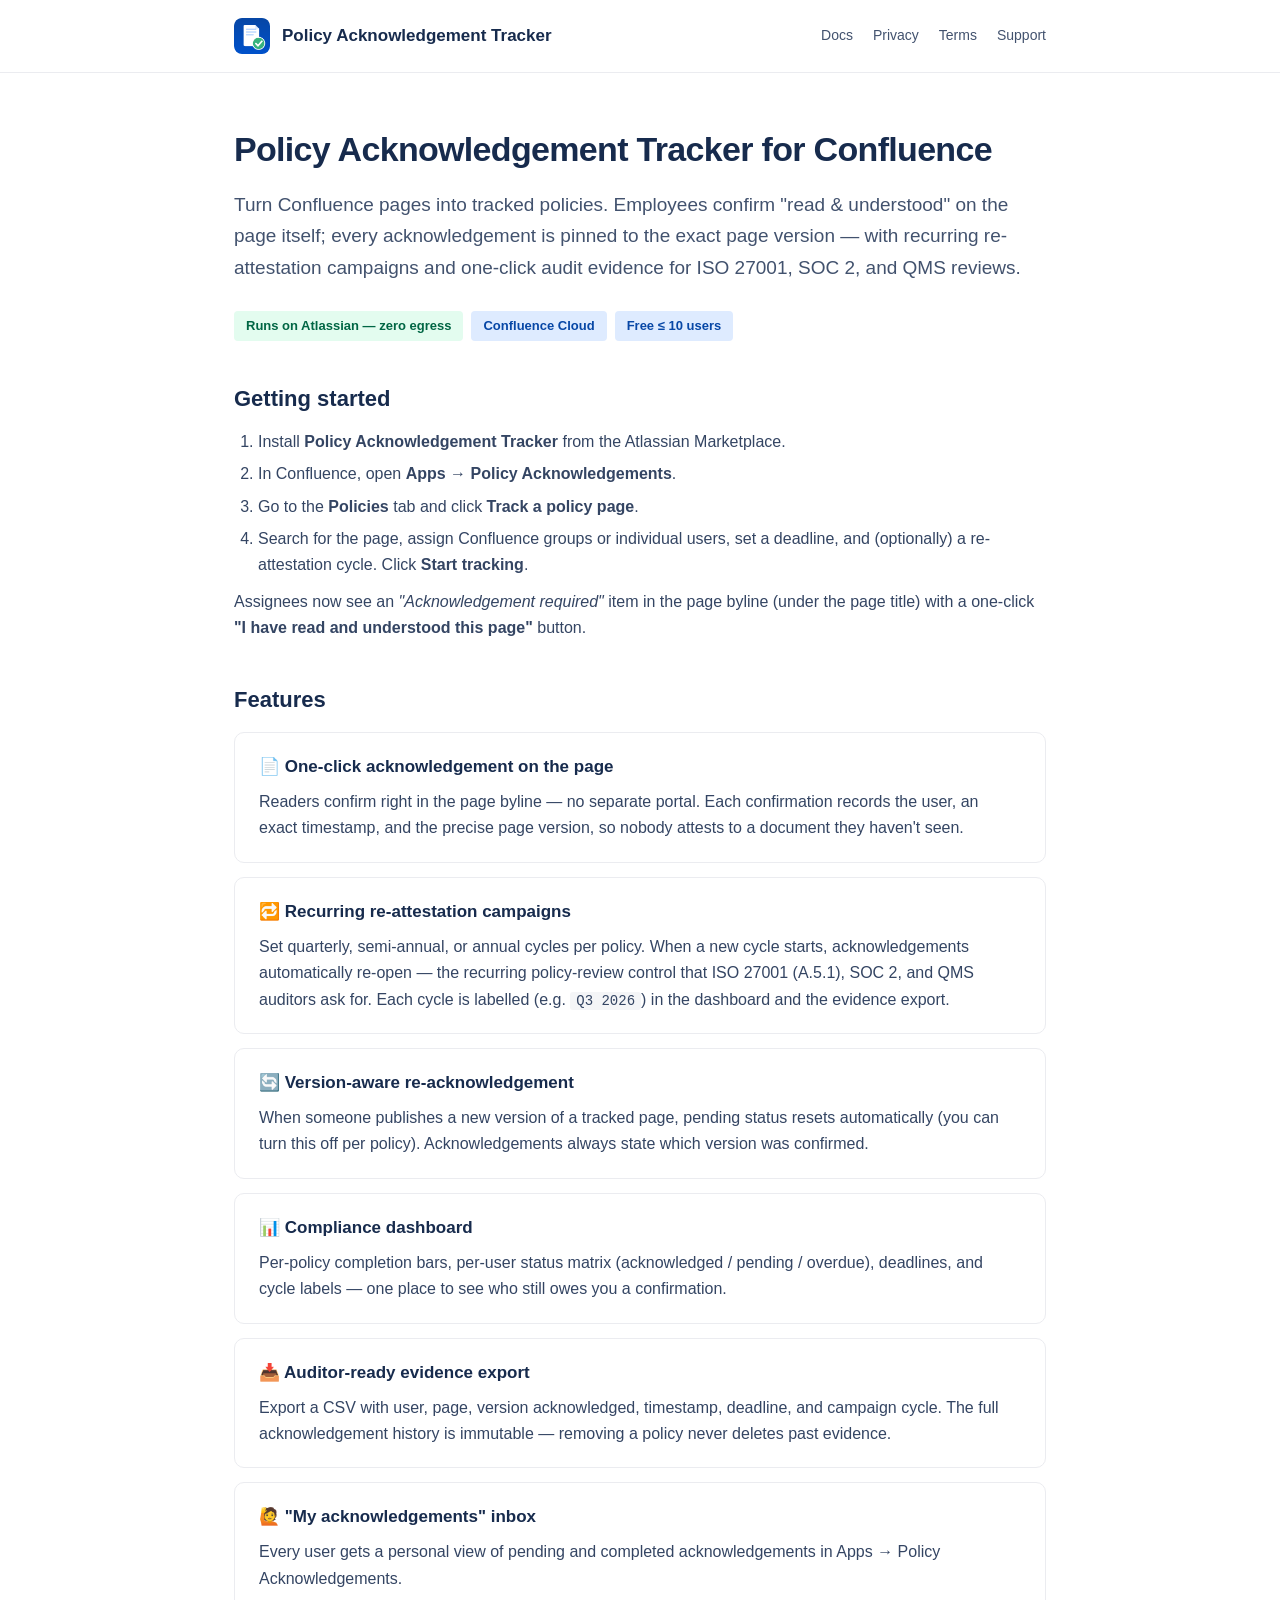
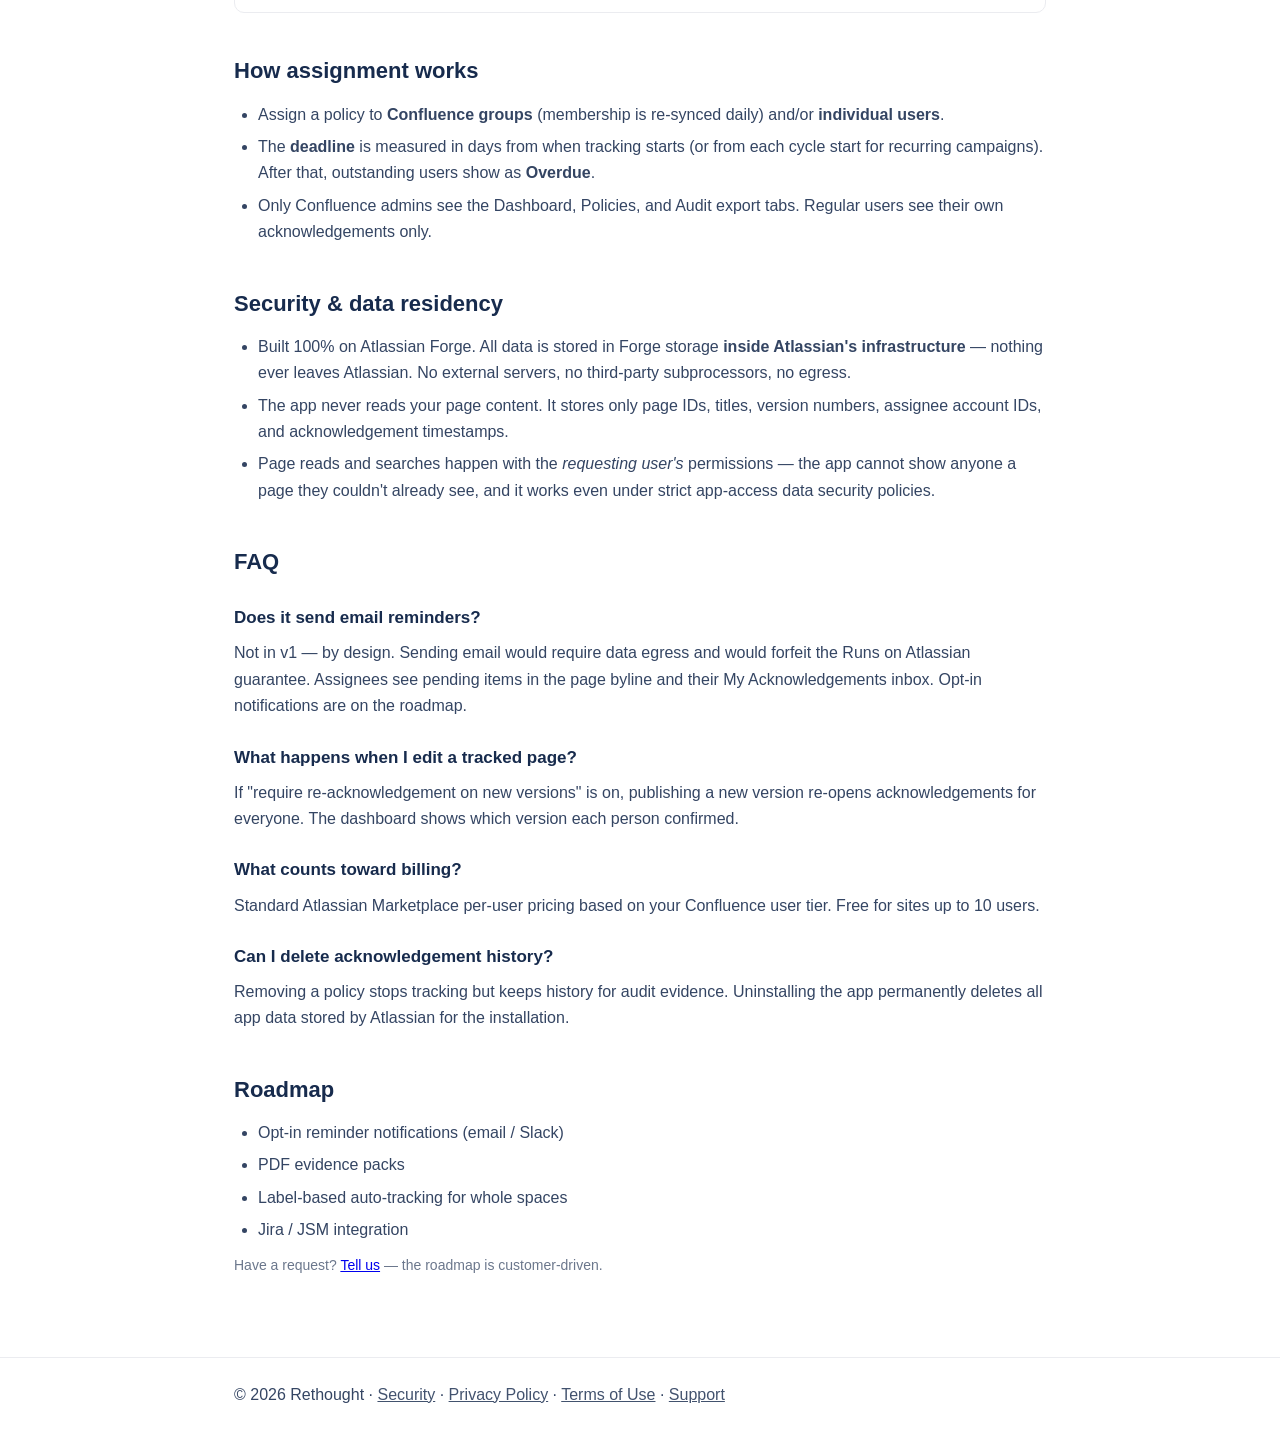
<file: index.html>
<!DOCTYPE html>
<html lang="en">
<head>
  <meta charset="utf-8">
  <meta name="viewport" content="width=device-width, initial-scale=1">
  <title>Policy Acknowledgement Tracker for Confluence — Documentation</title>
  <meta name="description" content="Mandatory read confirmation, periodic re-attestation campaigns, and auditor-ready evidence for Confluence policies. ISO 27001, SOC 2 & QMS ready.">
  <link rel="stylesheet" href="style.css">
  <link rel="icon" href="logo.png">
</head>
<body>
<header>
  <div class="wrap">
    <img src="logo.png" alt="Policy Acknowledgement Tracker logo">
    <span class="name">Policy Acknowledgement Tracker</span>
    <nav>
      <a href="index.html">Docs</a>
      <a href="privacy.html">Privacy</a>
      <a href="terms.html">Terms</a>
      <a href="support.html">Support</a>
    </nav>
  </div>
</header>
<main>
  <div class="wrap">
    <h1>Policy Acknowledgement Tracker for Confluence</h1>
    <p class="lead">Turn Confluence pages into tracked policies. Employees confirm "read &amp; understood" on the page itself; every acknowledgement is pinned to the exact page version — with recurring re-attestation campaigns and one-click audit evidence for ISO 27001, SOC 2, and QMS reviews.</p>
    <div class="badge-row">
      <span class="badge">Runs on Atlassian — zero egress</span>
      <span class="badge blue">Confluence Cloud</span>
      <span class="badge blue">Free ≤ 10 users</span>
    </div>

    <h2 id="getting-started">Getting started</h2>
    <ol>
      <li>Install <strong>Policy Acknowledgement Tracker</strong> from the Atlassian Marketplace.</li>
      <li>In Confluence, open <strong>Apps → Policy Acknowledgements</strong>.</li>
      <li>Go to the <strong>Policies</strong> tab and click <strong>Track a policy page</strong>.</li>
      <li>Search for the page, assign Confluence groups or individual users, set a deadline, and (optionally) a re-attestation cycle. Click <strong>Start tracking</strong>.</li>
    </ol>
    <p>Assignees now see an <em>"Acknowledgement required"</em> item in the page byline (under the page title) with a one-click <strong>"I have read and understood this page"</strong> button.</p>

    <h2 id="features">Features</h2>
    <div class="card">
      <h3>📄 One-click acknowledgement on the page</h3>
      <p>Readers confirm right in the page byline — no separate portal. Each confirmation records the user, an exact timestamp, and the precise page version, so nobody attests to a document they haven't seen.</p>
    </div>
    <div class="card">
      <h3>🔁 Recurring re-attestation campaigns</h3>
      <p>Set quarterly, semi-annual, or annual cycles per policy. When a new cycle starts, acknowledgements automatically re-open — the recurring policy-review control that ISO 27001 (A.5.1), SOC 2, and QMS auditors ask for. Each cycle is labelled (e.g. <code>Q3 2026</code>) in the dashboard and the evidence export.</p>
    </div>
    <div class="card">
      <h3>🔄 Version-aware re-acknowledgement</h3>
      <p>When someone publishes a new version of a tracked page, pending status resets automatically (you can turn this off per policy). Acknowledgements always state which version was confirmed.</p>
    </div>
    <div class="card">
      <h3>📊 Compliance dashboard</h3>
      <p>Per-policy completion bars, per-user status matrix (acknowledged / pending / overdue), deadlines, and cycle labels — one place to see who still owes you a confirmation.</p>
    </div>
    <div class="card">
      <h3>📥 Auditor-ready evidence export</h3>
      <p>Export a CSV with user, page, version acknowledged, timestamp, deadline, and campaign cycle. The full acknowledgement history is immutable — removing a policy never deletes past evidence.</p>
    </div>
    <div class="card">
      <h3>🙋 "My acknowledgements" inbox</h3>
      <p>Every user gets a personal view of pending and completed acknowledgements in Apps → Policy Acknowledgements.</p>
    </div>

    <h2 id="how-it-works">How assignment works</h2>
    <ul>
      <li>Assign a policy to <strong>Confluence groups</strong> (membership is re-synced daily) and/or <strong>individual users</strong>.</li>
      <li>The <strong>deadline</strong> is measured in days from when tracking starts (or from each cycle start for recurring campaigns). After that, outstanding users show as <strong>Overdue</strong>.</li>
      <li>Only Confluence admins see the Dashboard, Policies, and Audit export tabs. Regular users see their own acknowledgements only.</li>
    </ul>

    <h2 id="security">Security &amp; data residency</h2>
    <ul>
      <li>Built 100% on Atlassian Forge. All data is stored in Forge storage <strong>inside Atlassian's infrastructure</strong> — nothing ever leaves Atlassian. No external servers, no third-party subprocessors, no egress.</li>
      <li>The app never reads your page content. It stores only page IDs, titles, version numbers, assignee account IDs, and acknowledgement timestamps.</li>
      <li>Page reads and searches happen with the <em>requesting user's</em> permissions — the app cannot show anyone a page they couldn't already see, and it works even under strict app-access data security policies.</li>
    </ul>

    <h2 id="faq">FAQ</h2>
    <h3>Does it send email reminders?</h3>
    <p>Not in v1 — by design. Sending email would require data egress and would forfeit the Runs on Atlassian guarantee. Assignees see pending items in the page byline and their My Acknowledgements inbox. Opt-in notifications are on the roadmap.</p>
    <h3>What happens when I edit a tracked page?</h3>
    <p>If "require re-acknowledgement on new versions" is on, publishing a new version re-opens acknowledgements for everyone. The dashboard shows which version each person confirmed.</p>
    <h3>What counts toward billing?</h3>
    <p>Standard Atlassian Marketplace per-user pricing based on your Confluence user tier. Free for sites up to 10 users.</p>
    <h3>Can I delete acknowledgement history?</h3>
    <p>Removing a policy stops tracking but keeps history for audit evidence. Uninstalling the app permanently deletes all app data stored by Atlassian for the installation.</p>

    <h2 id="roadmap">Roadmap</h2>
    <ul>
      <li>Opt-in reminder notifications (email / Slack)</li>
      <li>PDF evidence packs</li>
      <li>Label-based auto-tracking for whole spaces</li>
      <li>Jira / JSM integration</li>
    </ul>
    <p class="muted">Have a request? <a href="support.html">Tell us</a> — the roadmap is customer-driven.</p>
  </div>
</main>
<footer>
  <div class="wrap">
    <p>© 2026 Rethought · <a href="security.html">Security</a> · <a href="privacy.html">Privacy Policy</a> · <a href="terms.html">Terms of Use</a> · <a href="support.html">Support</a></p>
  </div>
</footer>
</body>
</html>
</file>
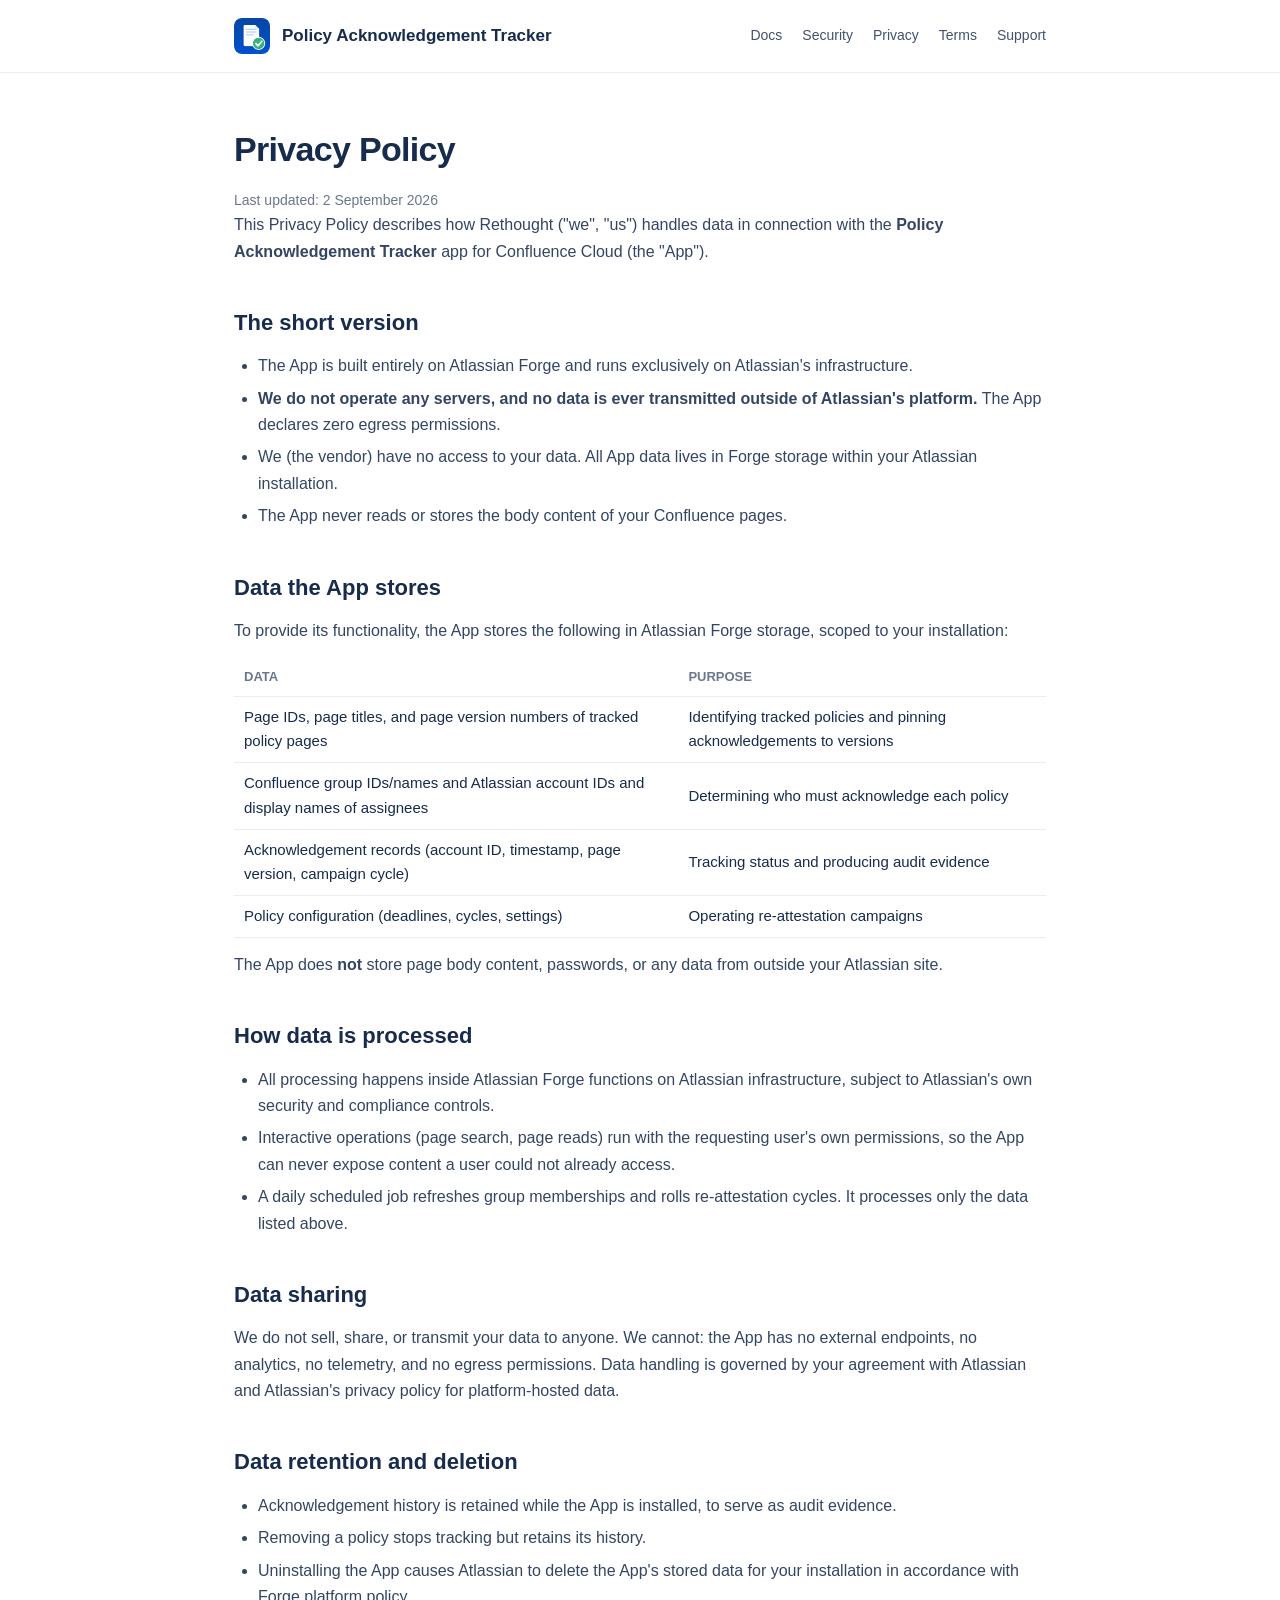
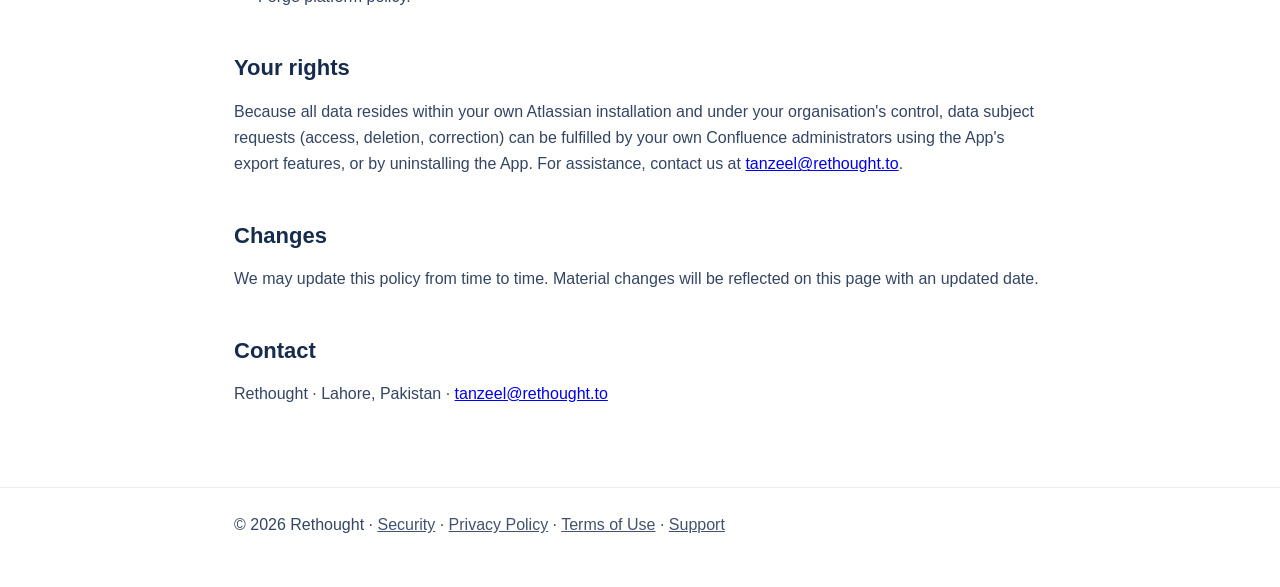
<file: privacy.html>
<!DOCTYPE html>
<html lang="en">
<head>
  <meta charset="utf-8">
  <meta name="viewport" content="width=device-width, initial-scale=1">
  <title>Privacy Policy — Policy Acknowledgement Tracker</title>
  <link rel="stylesheet" href="style.css">
  <link rel="icon" href="logo.png">
</head>
<body>
<header>
  <div class="wrap">
    <img src="logo.png" alt="logo">
    <span class="name">Policy Acknowledgement Tracker</span>
    <nav><a href="index.html">Docs</a><a href="security.html">Security</a><a href="privacy.html">Privacy</a><a href="terms.html">Terms</a><a href="support.html">Support</a></nav>
  </div>
</header>
<main>
  <div class="wrap">
    <h1>Privacy Policy</h1>
    <p class="muted">Last updated: 2 September 2026</p>
    <p>This Privacy Policy describes how Rethought ("we", "us") handles data in connection with the <strong>Policy Acknowledgement Tracker</strong> app for Confluence Cloud (the "App").</p>

    <h2>The short version</h2>
    <ul>
      <li>The App is built entirely on Atlassian Forge and runs exclusively on Atlassian's infrastructure.</li>
      <li><strong>We do not operate any servers, and no data is ever transmitted outside of Atlassian's platform.</strong> The App declares zero egress permissions.</li>
      <li>We (the vendor) have no access to your data. All App data lives in Forge storage within your Atlassian installation.</li>
      <li>The App never reads or stores the body content of your Confluence pages.</li>
    </ul>

    <h2>Data the App stores</h2>
    <p>To provide its functionality, the App stores the following in Atlassian Forge storage, scoped to your installation:</p>
    <table>
      <tr><th>Data</th><th>Purpose</th></tr>
      <tr><td>Page IDs, page titles, and page version numbers of tracked policy pages</td><td>Identifying tracked policies and pinning acknowledgements to versions</td></tr>
      <tr><td>Confluence group IDs/names and Atlassian account IDs and display names of assignees</td><td>Determining who must acknowledge each policy</td></tr>
      <tr><td>Acknowledgement records (account ID, timestamp, page version, campaign cycle)</td><td>Tracking status and producing audit evidence</td></tr>
      <tr><td>Policy configuration (deadlines, cycles, settings)</td><td>Operating re-attestation campaigns</td></tr>
    </table>
    <p>The App does <strong>not</strong> store page body content, passwords, or any data from outside your Atlassian site.</p>

    <h2>How data is processed</h2>
    <ul>
      <li>All processing happens inside Atlassian Forge functions on Atlassian infrastructure, subject to Atlassian's own security and compliance controls.</li>
      <li>Interactive operations (page search, page reads) run with the requesting user's own permissions, so the App can never expose content a user could not already access.</li>
      <li>A daily scheduled job refreshes group memberships and rolls re-attestation cycles. It processes only the data listed above.</li>
    </ul>

    <h2>Data sharing</h2>
    <p>We do not sell, share, or transmit your data to anyone. We cannot: the App has no external endpoints, no analytics, no telemetry, and no egress permissions. Data handling is governed by your agreement with Atlassian and Atlassian's privacy policy for platform-hosted data.</p>

    <h2>Data retention and deletion</h2>
    <ul>
      <li>Acknowledgement history is retained while the App is installed, to serve as audit evidence.</li>
      <li>Removing a policy stops tracking but retains its history.</li>
      <li>Uninstalling the App causes Atlassian to delete the App's stored data for your installation in accordance with Forge platform policy.</li>
    </ul>

    <h2>Your rights</h2>
    <p>Because all data resides within your own Atlassian installation and under your organisation's control, data subject requests (access, deletion, correction) can be fulfilled by your own Confluence administrators using the App's export features, or by uninstalling the App. For assistance, contact us at <a href="mailto:tanzeel@rethought.to">tanzeel@rethought.to</a>.</p>

    <h2>Changes</h2>
    <p>We may update this policy from time to time. Material changes will be reflected on this page with an updated date.</p>

    <h2>Contact</h2>
    <p>Rethought · Lahore, Pakistan · <a href="mailto:tanzeel@rethought.to">tanzeel@rethought.to</a></p>
  </div>
</main>
<footer><div class="wrap"><p>© 2026 Rethought · <a href="security.html">Security</a> · <a href="privacy.html">Privacy Policy</a> · <a href="terms.html">Terms of Use</a> · <a href="support.html">Support</a></p></div></footer>
</body>
</html>
</file>
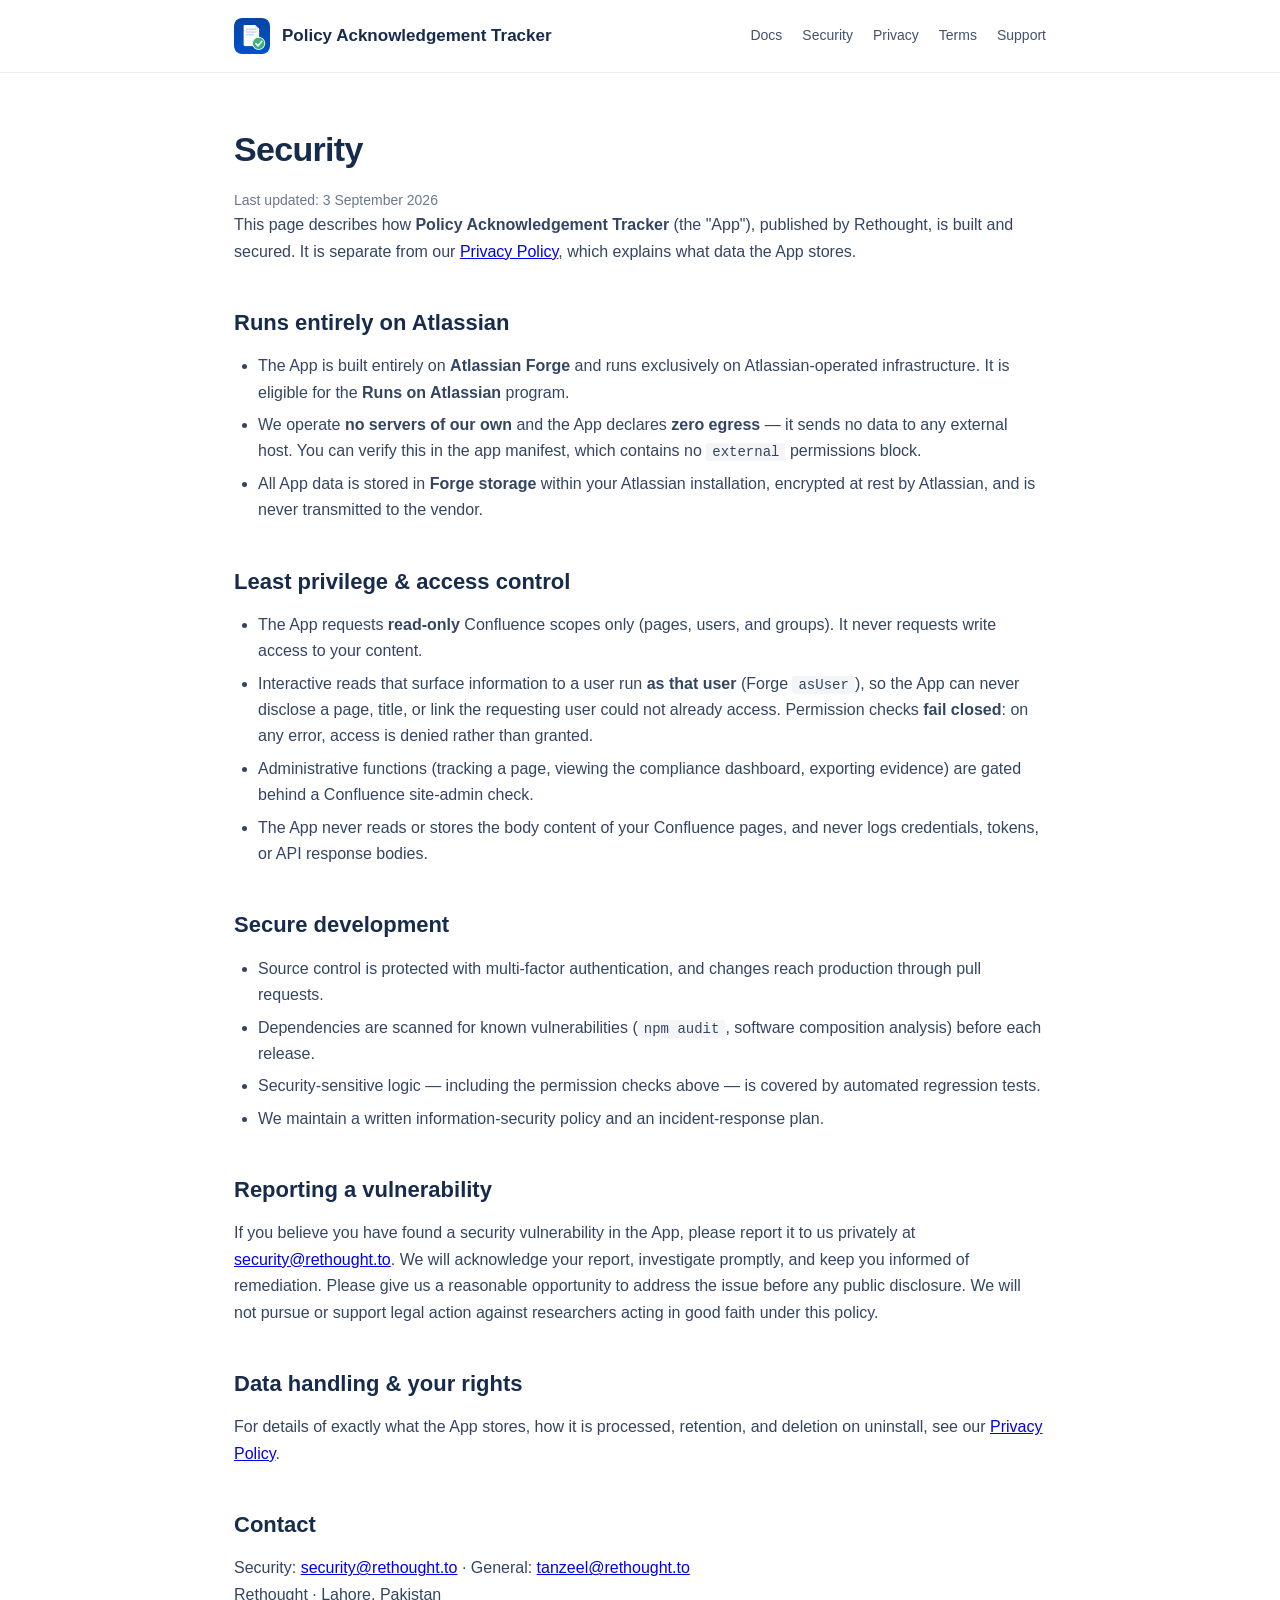
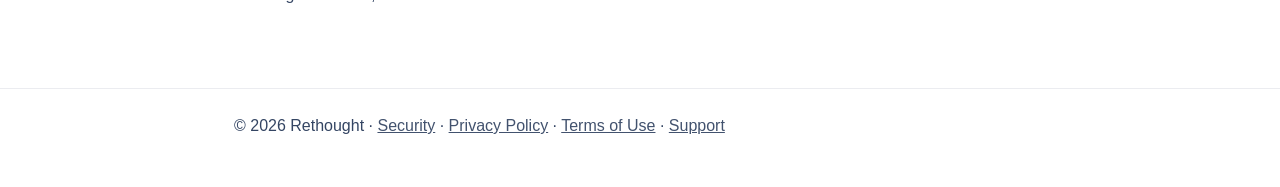
<file: security.html>
<!DOCTYPE html>
<html lang="en">
<head>
  <meta charset="utf-8">
  <meta name="viewport" content="width=device-width, initial-scale=1">
  <title>Security — Policy Acknowledgement Tracker</title>
  <link rel="stylesheet" href="style.css">
  <link rel="icon" href="logo.png">
</head>
<body>
<header>
  <div class="wrap">
    <img src="logo.png" alt="logo">
    <span class="name">Policy Acknowledgement Tracker</span>
    <nav><a href="index.html">Docs</a><a href="security.html">Security</a><a href="privacy.html">Privacy</a><a href="terms.html">Terms</a><a href="support.html">Support</a></nav>
  </div>
</header>
<main>
  <div class="wrap">
    <h1>Security</h1>
    <p class="muted">Last updated: 3 September 2026</p>
    <p>This page describes how <strong>Policy Acknowledgement Tracker</strong> (the "App"), published by Rethought, is built and secured. It is separate from our <a href="privacy.html">Privacy Policy</a>, which explains what data the App stores.</p>

    <h2>Runs entirely on Atlassian</h2>
    <ul>
      <li>The App is built entirely on <strong>Atlassian Forge</strong> and runs exclusively on Atlassian-operated infrastructure. It is eligible for the <strong>Runs on Atlassian</strong> program.</li>
      <li>We operate <strong>no servers of our own</strong> and the App declares <strong>zero egress</strong> — it sends no data to any external host. You can verify this in the app manifest, which contains no <code>external</code> permissions block.</li>
      <li>All App data is stored in <strong>Forge storage</strong> within your Atlassian installation, encrypted at rest by Atlassian, and is never transmitted to the vendor.</li>
    </ul>

    <h2>Least privilege &amp; access control</h2>
    <ul>
      <li>The App requests <strong>read-only</strong> Confluence scopes only (pages, users, and groups). It never requests write access to your content.</li>
      <li>Interactive reads that surface information to a user run <strong>as that user</strong> (Forge <code>asUser</code>), so the App can never disclose a page, title, or link the requesting user could not already access. Permission checks <strong>fail closed</strong>: on any error, access is denied rather than granted.</li>
      <li>Administrative functions (tracking a page, viewing the compliance dashboard, exporting evidence) are gated behind a Confluence site-admin check.</li>
      <li>The App never reads or stores the body content of your Confluence pages, and never logs credentials, tokens, or API response bodies.</li>
    </ul>

    <h2>Secure development</h2>
    <ul>
      <li>Source control is protected with multi-factor authentication, and changes reach production through pull requests.</li>
      <li>Dependencies are scanned for known vulnerabilities (<code>npm audit</code>, software composition analysis) before each release.</li>
      <li>Security-sensitive logic — including the permission checks above — is covered by automated regression tests.</li>
      <li>We maintain a written information-security policy and an incident-response plan.</li>
    </ul>

    <h2>Reporting a vulnerability</h2>
    <p>If you believe you have found a security vulnerability in the App, please report it to us privately at <a href="mailto:security@rethought.to">security@rethought.to</a>. We will acknowledge your report, investigate promptly, and keep you informed of remediation. Please give us a reasonable opportunity to address the issue before any public disclosure. We will not pursue or support legal action against researchers acting in good faith under this policy.</p>

    <h2>Data handling &amp; your rights</h2>
    <p>For details of exactly what the App stores, how it is processed, retention, and deletion on uninstall, see our <a href="privacy.html">Privacy Policy</a>.</p>

    <h2>Contact</h2>
    <p>Security: <a href="mailto:security@rethought.to">security@rethought.to</a> · General: <a href="mailto:tanzeel@rethought.to">tanzeel@rethought.to</a><br>Rethought · Lahore, Pakistan</p>
  </div>
</main>
<footer><div class="wrap"><p>© 2026 Rethought · <a href="security.html">Security</a> · <a href="privacy.html">Privacy Policy</a> · <a href="terms.html">Terms of Use</a> · <a href="support.html">Support</a></p></div></footer>
</body>
</html>
</file>
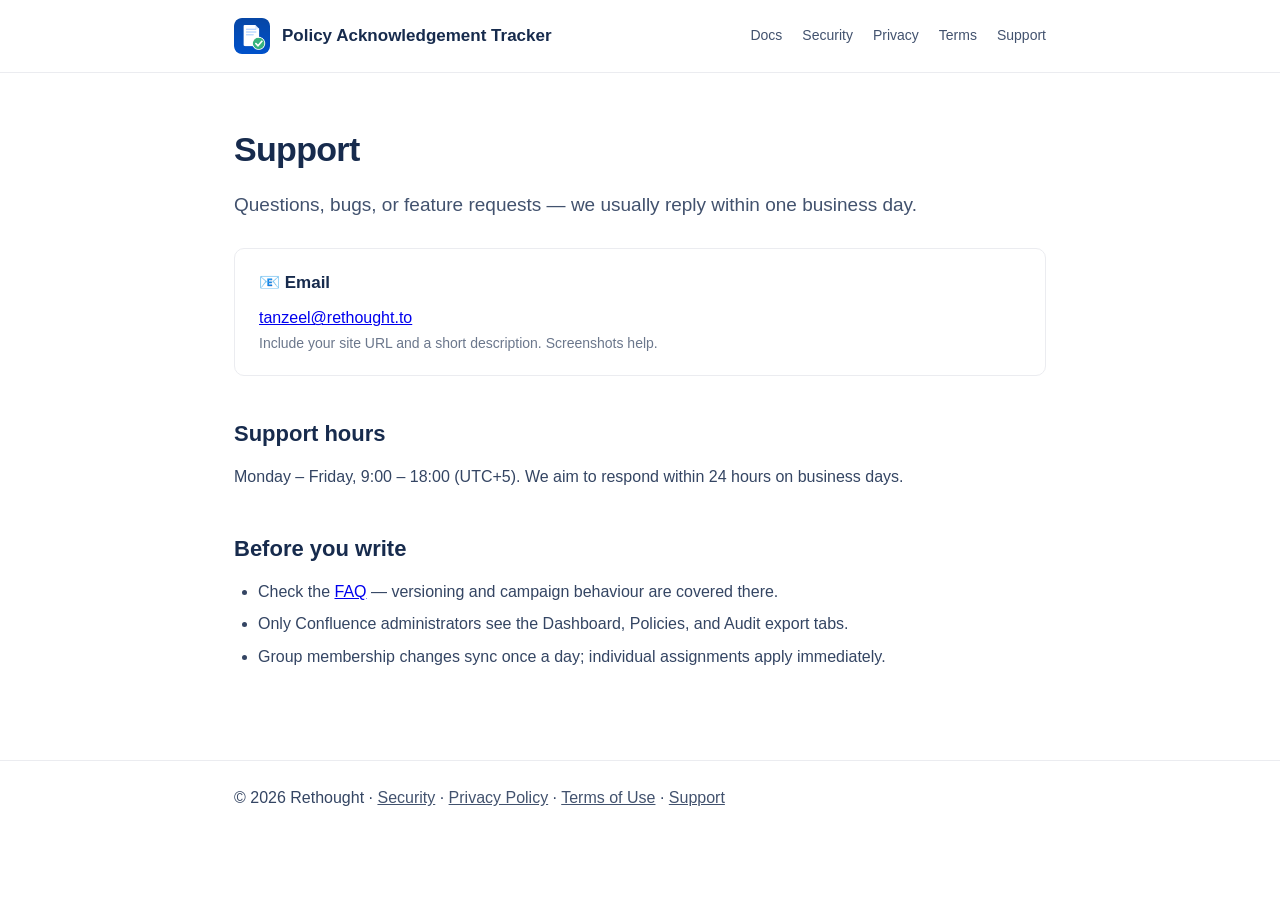
<file: support.html>
<!DOCTYPE html>
<html lang="en">
<head>
  <meta charset="utf-8">
  <meta name="viewport" content="width=device-width, initial-scale=1">
  <title>Support — Policy Acknowledgement Tracker</title>
  <link rel="stylesheet" href="style.css">
  <link rel="icon" href="logo.png">
</head>
<body>
<header>
  <div class="wrap">
    <img src="logo.png" alt="logo">
    <span class="name">Policy Acknowledgement Tracker</span>
    <nav><a href="index.html">Docs</a><a href="security.html">Security</a><a href="privacy.html">Privacy</a><a href="terms.html">Terms</a><a href="support.html">Support</a></nav>
  </div>
</header>
<main>
  <div class="wrap">
    <h1>Support</h1>
    <p class="lead">Questions, bugs, or feature requests — we usually reply within one business day.</p>
    <div class="card">
      <h3>📧 Email</h3>
      <p><a href="mailto:tanzeel@rethought.to">tanzeel@rethought.to</a></p>
      <p class="muted">Include your site URL and a short description. Screenshots help.</p>
    </div>
    <h2>Support hours</h2>
    <p>Monday – Friday, 9:00 – 18:00 (UTC+5). We aim to respond within 24 hours on business days.</p>
    <h2>Before you write</h2>
    <ul>
      <li>Check the <a href="index.html#faq">FAQ</a> — versioning and campaign behaviour are covered there.</li>
      <li>Only Confluence administrators see the Dashboard, Policies, and Audit export tabs.</li>
      <li>Group membership changes sync once a day; individual assignments apply immediately.</li>
    </ul>
  </div>
</main>
<footer><div class="wrap"><p>© 2026 Rethought · <a href="security.html">Security</a> · <a href="privacy.html">Privacy Policy</a> · <a href="terms.html">Terms of Use</a> · <a href="support.html">Support</a></p></div></footer>
</body>
</html>
</file>
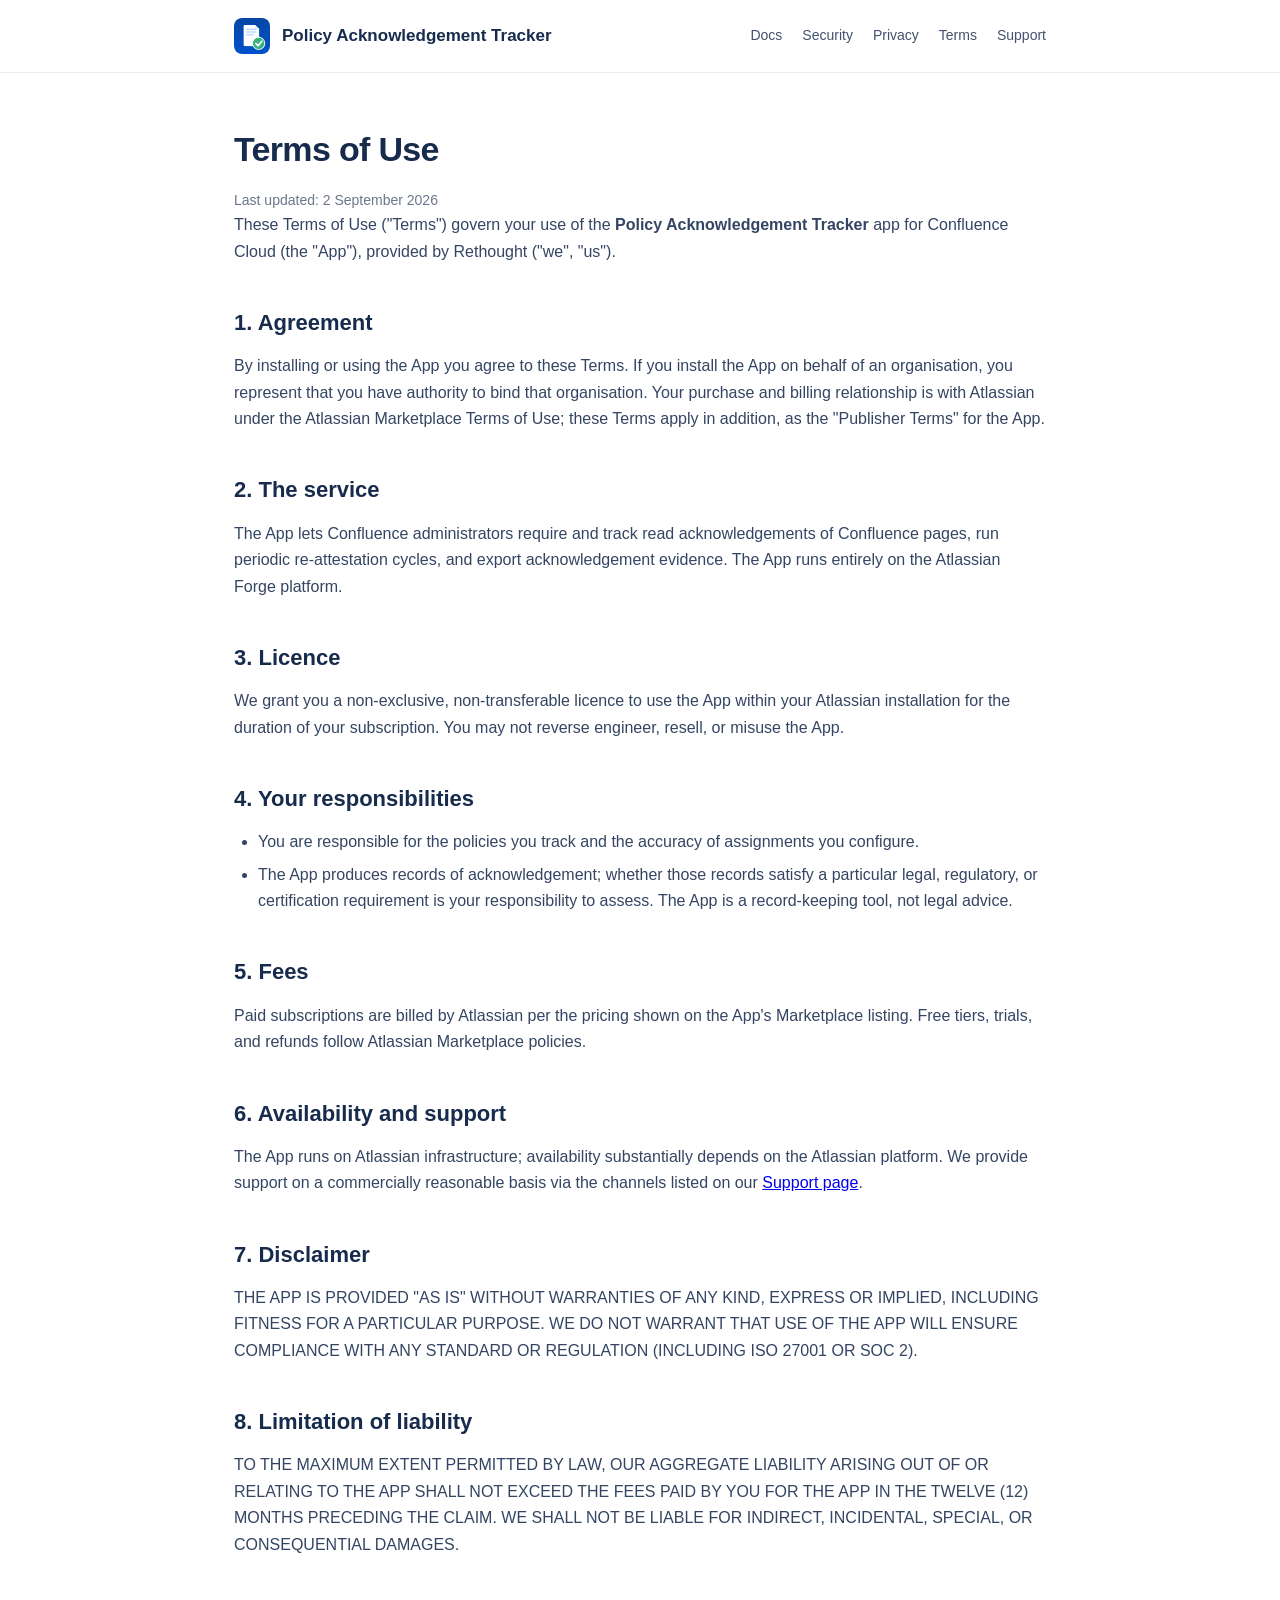
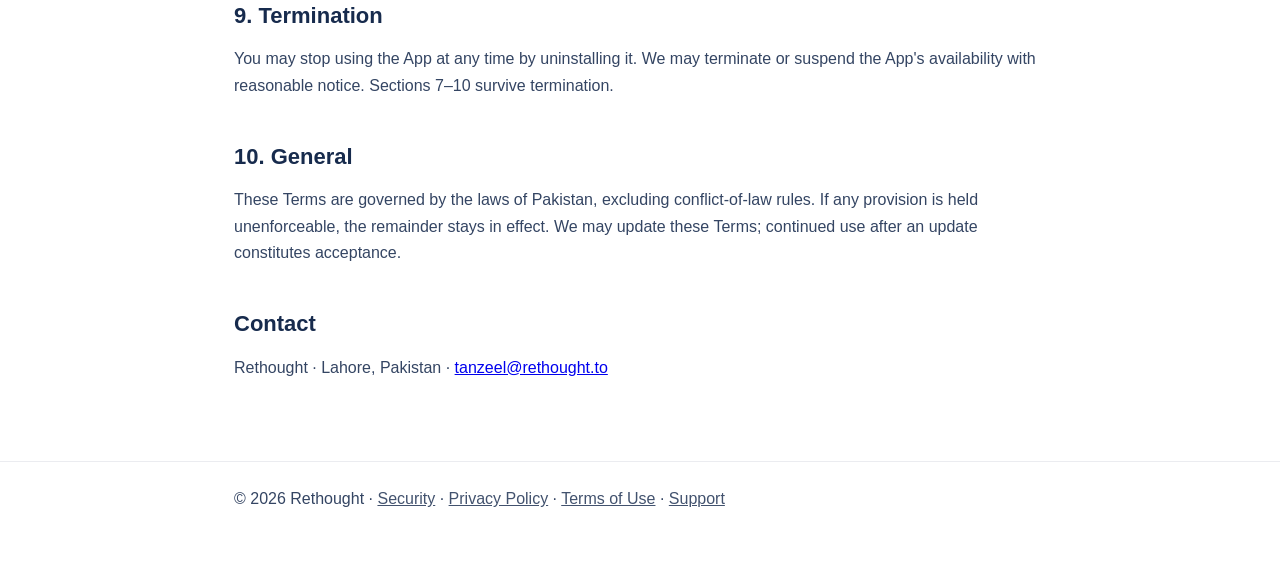
<file: terms.html>
<!DOCTYPE html>
<html lang="en">
<head>
  <meta charset="utf-8">
  <meta name="viewport" content="width=device-width, initial-scale=1">
  <title>Terms of Use — Policy Acknowledgement Tracker</title>
  <link rel="stylesheet" href="style.css">
  <link rel="icon" href="logo.png">
</head>
<body>
<header>
  <div class="wrap">
    <img src="logo.png" alt="logo">
    <span class="name">Policy Acknowledgement Tracker</span>
    <nav><a href="index.html">Docs</a><a href="security.html">Security</a><a href="privacy.html">Privacy</a><a href="terms.html">Terms</a><a href="support.html">Support</a></nav>
  </div>
</header>
<main>
  <div class="wrap">
    <h1>Terms of Use</h1>
    <p class="muted">Last updated: 2 September 2026</p>
    <p>These Terms of Use ("Terms") govern your use of the <strong>Policy Acknowledgement Tracker</strong> app for Confluence Cloud (the "App"), provided by Rethought ("we", "us").</p>

    <h2>1. Agreement</h2>
    <p>By installing or using the App you agree to these Terms. If you install the App on behalf of an organisation, you represent that you have authority to bind that organisation. Your purchase and billing relationship is with Atlassian under the Atlassian Marketplace Terms of Use; these Terms apply in addition, as the "Publisher Terms" for the App.</p>

    <h2>2. The service</h2>
    <p>The App lets Confluence administrators require and track read acknowledgements of Confluence pages, run periodic re-attestation cycles, and export acknowledgement evidence. The App runs entirely on the Atlassian Forge platform.</p>

    <h2>3. Licence</h2>
    <p>We grant you a non-exclusive, non-transferable licence to use the App within your Atlassian installation for the duration of your subscription. You may not reverse engineer, resell, or misuse the App.</p>

    <h2>4. Your responsibilities</h2>
    <ul>
      <li>You are responsible for the policies you track and the accuracy of assignments you configure.</li>
      <li>The App produces records of acknowledgement; whether those records satisfy a particular legal, regulatory, or certification requirement is your responsibility to assess. The App is a record-keeping tool, not legal advice.</li>
    </ul>

    <h2>5. Fees</h2>
    <p>Paid subscriptions are billed by Atlassian per the pricing shown on the App's Marketplace listing. Free tiers, trials, and refunds follow Atlassian Marketplace policies.</p>

    <h2>6. Availability and support</h2>
    <p>The App runs on Atlassian infrastructure; availability substantially depends on the Atlassian platform. We provide support on a commercially reasonable basis via the channels listed on our <a href="support.html">Support page</a>.</p>

    <h2>7. Disclaimer</h2>
    <p>THE APP IS PROVIDED "AS IS" WITHOUT WARRANTIES OF ANY KIND, EXPRESS OR IMPLIED, INCLUDING FITNESS FOR A PARTICULAR PURPOSE. WE DO NOT WARRANT THAT USE OF THE APP WILL ENSURE COMPLIANCE WITH ANY STANDARD OR REGULATION (INCLUDING ISO 27001 OR SOC 2).</p>

    <h2>8. Limitation of liability</h2>
    <p>TO THE MAXIMUM EXTENT PERMITTED BY LAW, OUR AGGREGATE LIABILITY ARISING OUT OF OR RELATING TO THE APP SHALL NOT EXCEED THE FEES PAID BY YOU FOR THE APP IN THE TWELVE (12) MONTHS PRECEDING THE CLAIM. WE SHALL NOT BE LIABLE FOR INDIRECT, INCIDENTAL, SPECIAL, OR CONSEQUENTIAL DAMAGES.</p>

    <h2>9. Termination</h2>
    <p>You may stop using the App at any time by uninstalling it. We may terminate or suspend the App's availability with reasonable notice. Sections 7–10 survive termination.</p>

    <h2>10. General</h2>
    <p>These Terms are governed by the laws of Pakistan, excluding conflict-of-law rules. If any provision is held unenforceable, the remainder stays in effect. We may update these Terms; continued use after an update constitutes acceptance.</p>

    <h2>Contact</h2>
    <p>Rethought · Lahore, Pakistan · <a href="mailto:tanzeel@rethought.to">tanzeel@rethought.to</a></p>
  </div>
</main>
<footer><div class="wrap"><p>© 2026 Rethought · <a href="security.html">Security</a> · <a href="privacy.html">Privacy Policy</a> · <a href="terms.html">Terms of Use</a> · <a href="support.html">Support</a></p></div></footer>
</body>
</html>
</file>
<file: style.css>
* { box-sizing: border-box; margin: 0; padding: 0; }
body {
  font-family: -apple-system, BlinkMacSystemFont, 'Segoe UI', Roboto, Helvetica, Arial, sans-serif;
  color: #172b4d; line-height: 1.65; background: #fff;
}
.wrap { max-width: 860px; margin: 0 auto; padding: 0 24px; }
header { border-bottom: 1px solid #ebecf0; padding: 18px 0; }
header .wrap { display: flex; align-items: center; gap: 12px; }
header img { width: 36px; height: 36px; border-radius: 8px; }
header .name { font-weight: 700; font-size: 17px; }
header nav { margin-left: auto; display: flex; gap: 20px; }
header nav a { color: #42526e; text-decoration: none; font-size: 14px; font-weight: 500; }
header nav a:hover { color: #0052cc; }
main { padding: 48px 0 80px; }
h1 { font-size: 34px; margin-bottom: 12px; letter-spacing: -0.02em; }
h2 { font-size: 22px; margin: 40px 0 12px; }
h3 { font-size: 17px; margin: 24px 0 8px; }
p, li { color: #344563; font-size: 16px; }
ul, ol { padding-left: 24px; margin: 10px 0; }
li { margin: 6px 0; }
.lead { font-size: 19px; color: #42526e; margin-bottom: 28px; }
.badge-row { display: flex; gap: 8px; flex-wrap: wrap; margin: 18px 0 30px; }
.badge { background: #e3fcef; color: #006644; border-radius: 4px; padding: 4px 12px; font-size: 13px; font-weight: 600; }
.badge.blue { background: #deebff; color: #0747a6; }
.cta { display: inline-block; background: #0052cc; color: #fff; padding: 12px 22px; border-radius: 6px; text-decoration: none; font-weight: 600; margin: 8px 0 20px; }
.cta:hover { background: #0747a6; }
.card { border: 1px solid #ebecf0; border-radius: 10px; padding: 20px 24px; margin: 14px 0; }
.card h3 { margin-top: 0; }
footer { border-top: 1px solid #ebecf0; padding: 24px 0 48px; color: #6b778c; font-size: 14px; }
footer a { color: #42526e; }
code { background: #f4f5f7; border-radius: 3px; padding: 1px 6px; font-size: 14px; }
.muted { color: #6b778c; font-size: 14px; }
table { border-collapse: collapse; width: 100%; margin: 14px 0; }
th, td { text-align: left; border-bottom: 1px solid #ebecf0; padding: 8px 10px; font-size: 15px; }
th { color: #6b778c; font-size: 13px; text-transform: uppercase; }
</file>
